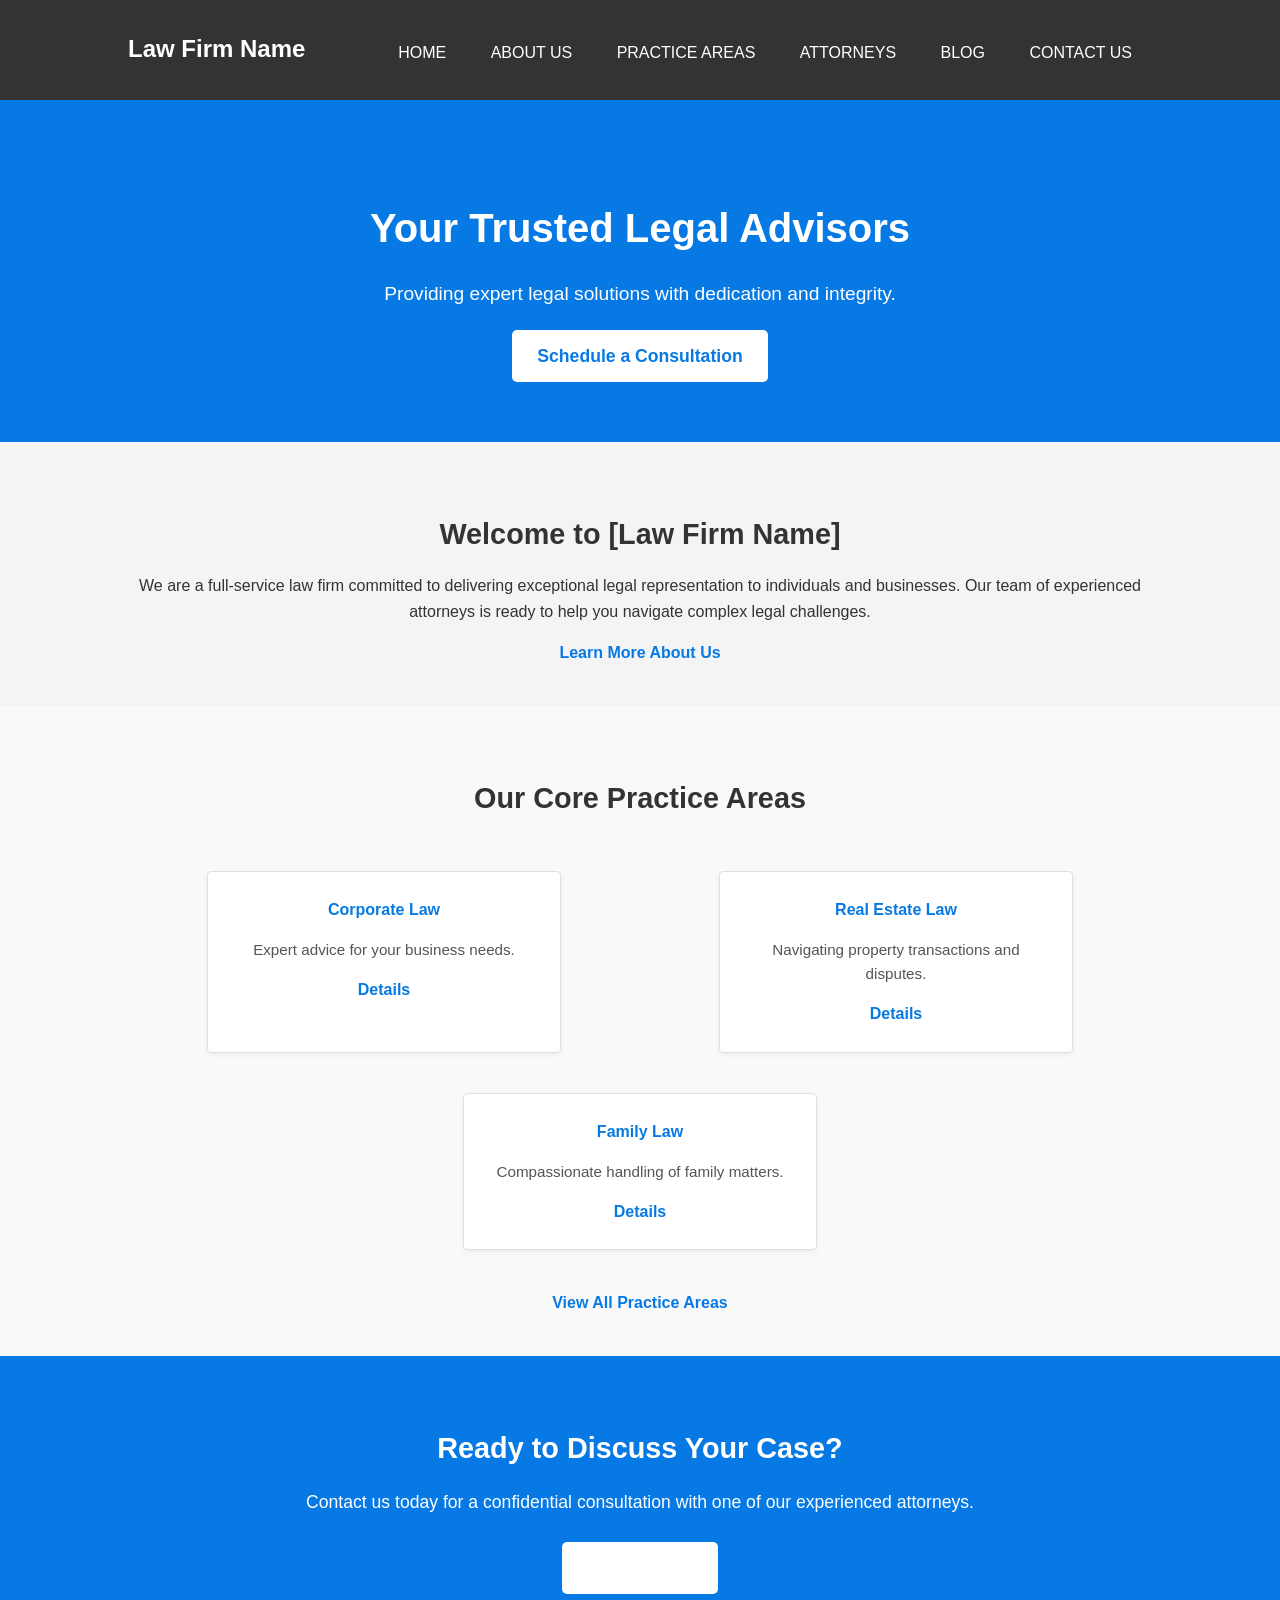
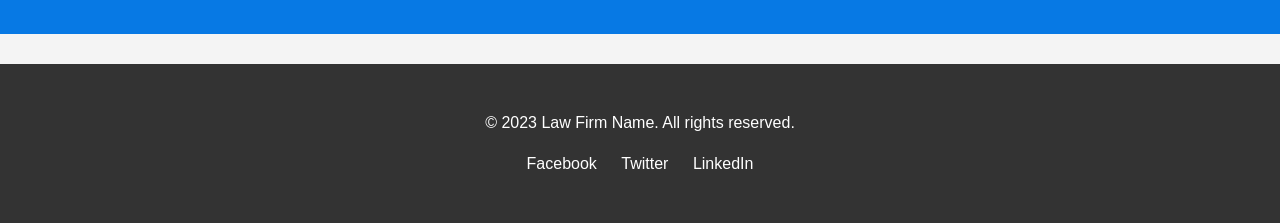
<file: index.html>
<!DOCTYPE html>
<html lang="en">
<head>
    <meta charset="UTF-8">
    <meta name="viewport" content="width=device-width, initial-scale=1.0">
    <title>Law Firm Name</title>
    <link rel="stylesheet" href="style.css">
</head>
<body>
    <header>
        <div class="container">
            <h1 class="logo">Law Firm Name</h1>
            <nav>
                <ul>
                    <li><a href="index.html">Home</a></li>
                    <li><a href="about.html">About Us</a></li>
                    <li><a href="practice-areas.html">Practice Areas</a></li>
                    <li><a href="attorneys.html">Attorneys</a></li>
                    <li><a href="blog.html">Blog</a></li>
                    <li><a href="contact.html">Contact Us</a></li>
                </ul>
            </nav>
        </div>
    </header>

    <main>
        <section id="hero" class="hero" style="background: #0779e4; color: white; padding: 60px 0; text-align: center;">
            <div class="container">
                <h2>Your Trusted Legal Advisors</h2>
                <p>Providing expert legal solutions with dedication and integrity.</p>
                <!-- The button ID is changed to trigger the modal specifically for contact form -->
                <a href="#" id="openContactModalBtn" class="cta-button">Schedule a Consultation</a>
            </div>
        </section>

        <section id="home-about" style="padding: 40px 0;">
            <div class="container section-container">
                <h3>Welcome to [Law Firm Name]</h3>
                <p>We are a full-service law firm committed to delivering exceptional legal representation to individuals and businesses. Our team of experienced attorneys is ready to help you navigate complex legal challenges.</p>
                <a href="about.html" class="learn-more-link">Learn More About Us</a>
            </div>
        </section>

        <section id="home-practice-areas" style="background: #f9f9f9; padding: 40px 0;">
            <div class="container section-container">
                <h3 style="text-align: center; margin-bottom: 30px;">Our Core Practice Areas</h3>
                <div style="display: flex; justify-content: space-around; flex-wrap: wrap;">
                    <div class="home-area-item">
                        <h4>Corporate Law</h4>
                        <p>Expert advice for your business needs.</p>
                        <a href="practice-areas.html#corporate-law">Details</a>
                    </div>
                    <div class="home-area-item">
                        <h4>Real Estate Law</h4>
                        <p>Navigating property transactions and disputes.</p>
                        <a href="practice-areas.html#real-estate-law">Details</a>
                    </div>
                    <div class="home-area-item">
                        <h4>Family Law</h4>
                        <p>Compassionate handling of family matters.</p>
                        <a href="practice-areas.html#family-law">Details</a>
                    </div>
                </div>
                <div style="text-align: center; margin-top: 20px;">
                     <a href="practice-areas.html" class="learn-more-link">View All Practice Areas</a>
                </div>
            </div>
        </section>

        <section id="home-cta" style="padding: 40px 0;">
            <div class="container section-container">
                <h3>Ready to Discuss Your Case?</h3>
                <p>Contact us today for a confidential consultation with one of our experienced attorneys.</p>
                <a href="contact.html" class="cta-button">Get In Touch</a>
            </div>
        </section>
    </main>

    <footer>
        <div class="container">
            <p>&copy; 2023 Law Firm Name. All rights reserved.</p>
            <ul class="social-media">
                <li><a href="#">Facebook</a></li>
                <li><a href="#">Twitter</a></li>
                <li><a href="#">LinkedIn</a></li>
            </ul>
        </div>
    </footer>

    <!-- Contact Form Modal -->
    <div id="contactFormModal" class="modal">
        <div class="modal-content">
            <span class="close-modal" id="closeContactModalBtn">&times;</span>
            <h3>Schedule a Consultation</h3>
            <p>Please fill out the form below, and we'll get back to you shortly.</p>
            <form id="modalContactForm">
                <div>
                    <label for="modal-name">Name:</label>
                    <input type="text" id="modal-name" name="name" required>
                </div>
                <div>
                    <label for="modal-email">Email:</label>
                    <input type="email" id="modal-email" name="email" required>
                </div>
                <div>
                    <label for="modal-phone">Phone (Optional):</label>
                    <input type="tel" id="modal-phone" name="phone">
                </div>
                <div>
                    <label for="modal-subject">Subject:</label>
                    <input type="text" id="modal-subject" name="subject" required>
                </div>
                <div>
                    <label for="modal-message">Brief description of your legal matter:</label>
                    <textarea id="modal-message" name="message" rows="4" required></textarea>
                </div>
                <button type="submit">Send Request</button>
            </form>
        </div>
    </div>

    <script src="script.js"></script>
</body>
</html>
</file>
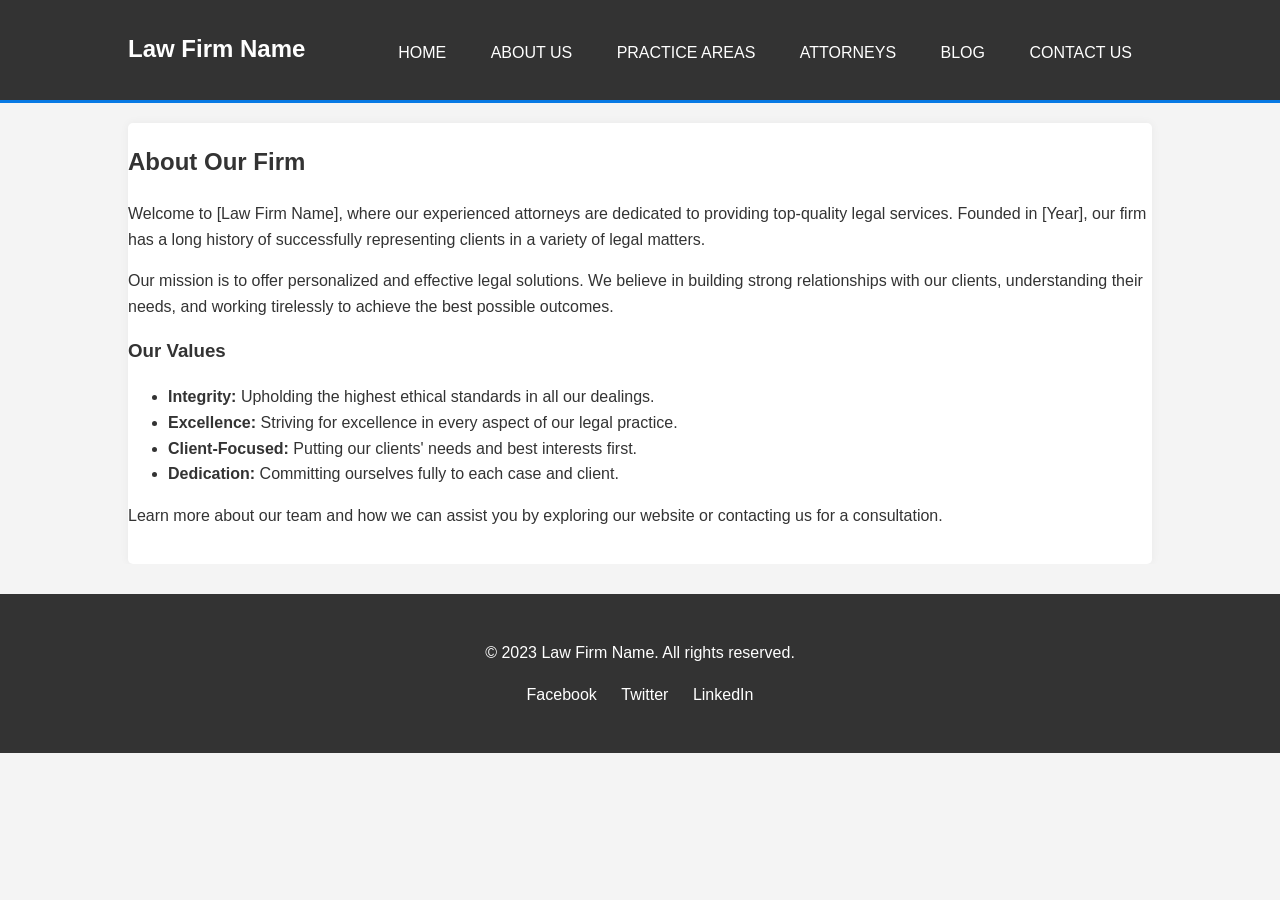
<file: about.html>
<!DOCTYPE html>
<html lang="en">
<head>
    <meta charset="UTF-8">
    <meta name="viewport" content="width=device-width, initial-scale=1.0">
    <title>About Us - Law Firm Name</title>
    <link rel="stylesheet" href="style.css">
</head>
<body>
    <header>
        <div class="container">
            <h1 class="logo">Law Firm Name</h1>
            <nav>
                <ul>
                    <li><a href="index.html">Home</a></li>
                    <li><a href="about.html">About Us</a></li>
                    <li><a href="practice-areas.html">Practice Areas</a></li>
                    <li><a href="attorneys.html">Attorneys</a></li>
                    <li><a href="blog.html">Blog</a></li>
                    <li><a href="contact.html">Contact Us</a></li>
                </ul>
            </nav>
        </div>
    </header>

    <main>
        <div class="container">
            <section id="about-us-content" style="padding: 20px 0;">
                <h2>About Our Firm</h2>
                <p>Welcome to [Law Firm Name], where our experienced attorneys are dedicated to providing top-quality legal services. Founded in [Year], our firm has a long history of successfully representing clients in a variety of legal matters.</p>
                <p>Our mission is to offer personalized and effective legal solutions. We believe in building strong relationships with our clients, understanding their needs, and working tirelessly to achieve the best possible outcomes.</p>
                <h3>Our Values</h3>
                <ul>
                    <li><strong>Integrity:</strong> Upholding the highest ethical standards in all our dealings.</li>
                    <li><strong>Excellence:</strong> Striving for excellence in every aspect of our legal practice.</li>
                    <li><strong>Client-Focused:</strong> Putting our clients' needs and best interests first.</li>
                    <li><strong>Dedication:</strong> Committing ourselves fully to each case and client.</li>
                </ul>
                <p>Learn more about our team and how we can assist you by exploring our website or contacting us for a consultation.</p>
            </section>
        </div>
    </main>

    <footer>
        <div class="container">
            <p>&copy; 2023 Law Firm Name. All rights reserved.</p>
            <ul class="social-media">
                <li><a href="#">Facebook</a></li>
                <li><a href="#">Twitter</a></li>
                <li><a href="#">LinkedIn</a></li>
            </ul>
        </div>
    </footer>

    <script src="script.js"></script>
</body>
</html>
</file>
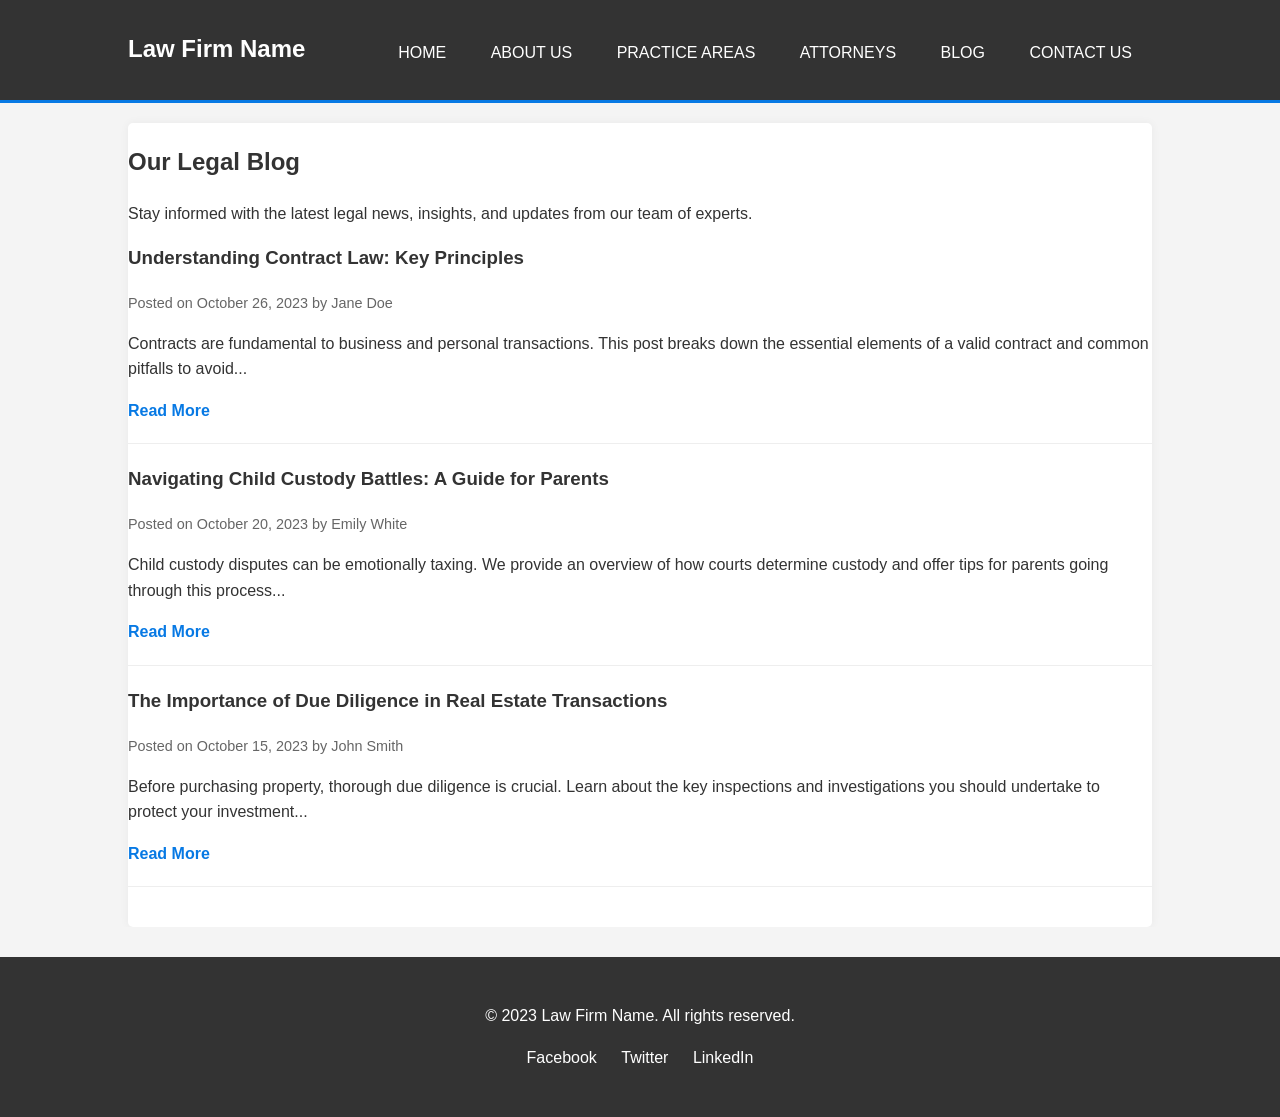
<file: blog.html>
<!DOCTYPE html>
<html lang="en">
<head>
    <meta charset="UTF-8">
    <meta name="viewport" content="width=device-width, initial-scale=1.0">
    <title>Blog - Law Firm Name</title>
    <link rel="stylesheet" href="style.css">
</head>
<body>
    <header>
        <div class="container">
            <h1 class="logo">Law Firm Name</h1>
            <nav>
                <ul>
                    <li><a href="index.html">Home</a></li>
                    <li><a href="about.html">About Us</a></li>
                    <li><a href="practice-areas.html">Practice Areas</a></li>
                    <li><a href="attorneys.html">Attorneys</a></li>
                    <li><a href="blog.html">Blog</a></li>
                    <li><a href="contact.html">Contact Us</a></li>
                </ul>
            </nav>
        </div>
    </header>

    <main>
        <div class="container">
            <section id="blog-content" style="padding: 20px 0;">
                <h2>Our Legal Blog</h2>
                <p>Stay informed with the latest legal news, insights, and updates from our team of experts.</p>

                <article class="blog-post" style="border-bottom: 1px solid #eee; padding-bottom: 20px; margin-bottom: 20px;">
                    <h3>Understanding Contract Law: Key Principles</h3>
                    <p class="post-meta">Posted on October 26, 2023 by Jane Doe</p>
                    <p>Contracts are fundamental to business and personal transactions. This post breaks down the essential elements of a valid contract and common pitfalls to avoid...</p>
                    <a href="blog/understanding-contract-law.html">Read More</a>
                </article>

                <article class="blog-post" style="border-bottom: 1px solid #eee; padding-bottom: 20px; margin-bottom: 20px;">
                    <h3>Navigating Child Custody Battles: A Guide for Parents</h3>
                    <p class="post-meta">Posted on October 20, 2023 by Emily White</p>
                    <p>Child custody disputes can be emotionally taxing. We provide an overview of how courts determine custody and offer tips for parents going through this process...</p>
                    <a href="blog/navigating-child-custody.html">Read More</a>
                </article>

                <article class="blog-post" style="border-bottom: 1px solid #eee; padding-bottom: 20px; margin-bottom: 20px;">
                    <h3>The Importance of Due Diligence in Real Estate Transactions</h3>
                    <p class="post-meta">Posted on October 15, 2023 by John Smith</p>
                    <p>Before purchasing property, thorough due diligence is crucial. Learn about the key inspections and investigations you should undertake to protect your investment...</p>
                    <a href="blog/real-estate-due-diligence.html">Read More</a>
                </article>

                <!-- Add more blog post summaries as needed -->

            </section>
        </div>
    </main>

    <footer>
        <div class="container">
            <p>&copy; 2023 Law Firm Name. All rights reserved.</p>
            <ul class="social-media">
                <li><a href="#">Facebook</a></li>
                <li><a href="#">Twitter</a></li>
                <li><a href="#">LinkedIn</a></li>
            </ul>
        </div>
    </footer>

    <script src="script.js"></script>
</body>
</html>
</file>
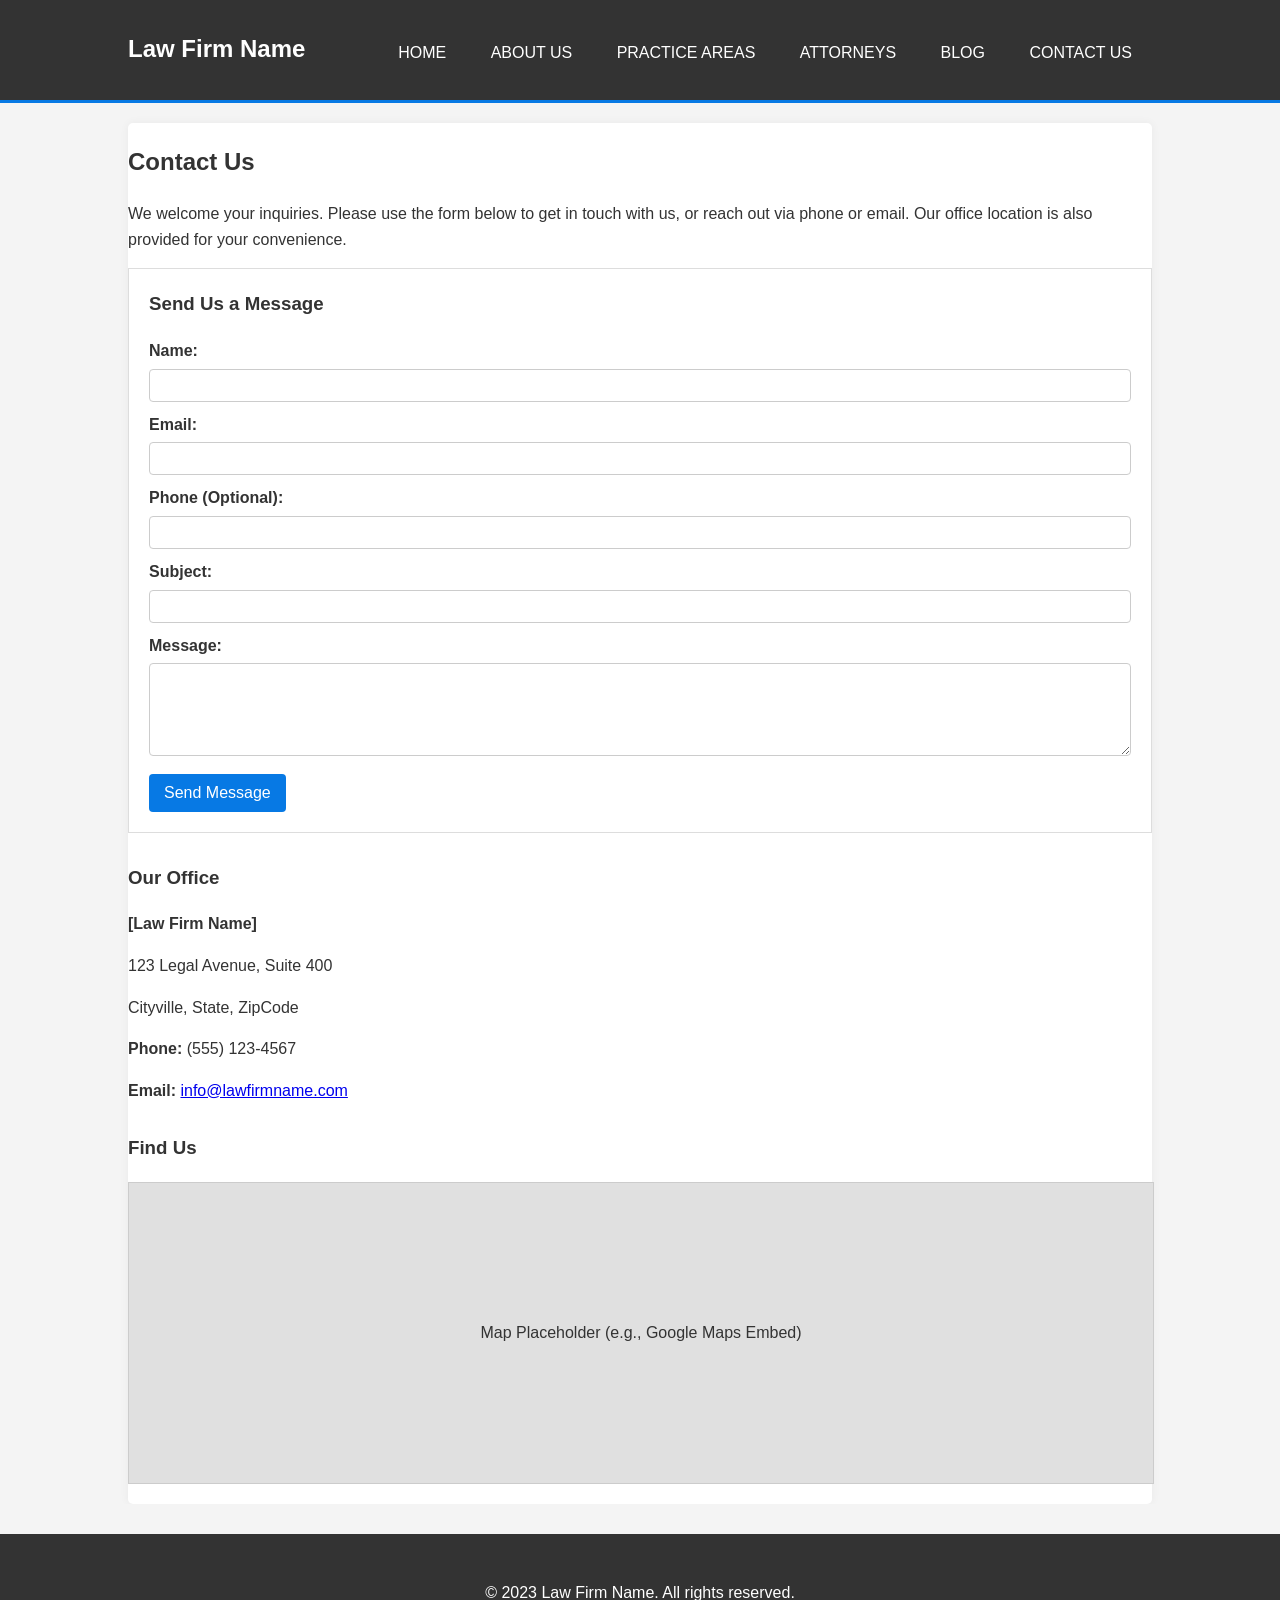
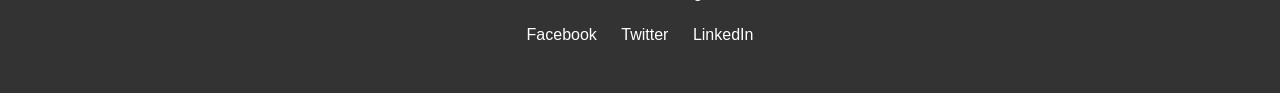
<file: contact.html>
<!DOCTYPE html>
<html lang="en">
<head>
    <meta charset="UTF-8">
    <meta name="viewport" content="width=device-width, initial-scale=1.0">
    <title>Contact Us - Law Firm Name</title>
    <link rel="stylesheet" href="style.css">
</head>
<body>
    <header>
        <div class="container">
            <h1 class="logo">Law Firm Name</h1>
            <nav>
                <ul>
                    <li><a href="index.html">Home</a></li>
                    <li><a href="about.html">About Us</a></li>
                    <li><a href="practice-areas.html">Practice Areas</a></li>
                    <li><a href="attorneys.html">Attorneys</a></li>
                    <li><a href="blog.html">Blog</a></li>
                    <li><a href="contact.html">Contact Us</a></li>
                </ul>
            </nav>
        </div>
    </header>

    <main>
        <div class="container">
            <section id="contact-content" style="padding: 20px 0;">
                <h2>Contact Us</h2>
                <p>We welcome your inquiries. Please use the form below to get in touch with us, or reach out via phone or email. Our office location is also provided for your convenience.</p>

                <div id="contact-form-container" style="margin-bottom: 30px; background-color: #fff; padding: 20px; border: 1px solid #ddd;">
                    <h3>Send Us a Message</h3>
                    <form id="contactForm">
                        <div>
                            <label for="name">Name:</label>
                            <input type="text" id="name" name="name" required style="width: 100%; padding: 8px; margin-bottom: 10px; border: 1px solid #ccc;">
                        </div>
                        <div>
                            <label for="email">Email:</label>
                            <input type="email" id="email" name="email" required style="width: 100%; padding: 8px; margin-bottom: 10px; border: 1px solid #ccc;">
                        </div>
                        <div>
                            <label for="phone">Phone (Optional):</label>
                            <input type="tel" id="phone" name="phone" style="width: 100%; padding: 8px; margin-bottom: 10px; border: 1px solid #ccc;">
                        </div>
                        <div>
                            <label for="subject">Subject:</label>
                            <input type="text" id="subject" name="subject" required style="width: 100%; padding: 8px; margin-bottom: 10px; border: 1px solid #ccc;">
                        </div>
                        <div>
                            <label for="message">Message:</label>
                            <textarea id="message" name="message" rows="5" required style="width: 100%; padding: 8px; margin-bottom: 10px; border: 1px solid #ccc;"></textarea>
                        </div>
                        <button type="submit" style="background: #0779e4; color: white; padding: 10px 15px; border: none; cursor: pointer;">Send Message</button>
                    </form>
                </div>

                <div id="contact-details" style="margin-bottom: 30px;">
                    <h3>Our Office</h3>
                    <p><strong>[Law Firm Name]</strong></p>
                    <p>123 Legal Avenue, Suite 400</p>
                    <p>Cityville, State, ZipCode</p>
                    <p><strong>Phone:</strong> (555) 123-4567</p>
                    <p><strong>Email:</strong> <a href="mailto:info@lawfirmname.com">info@lawfirmname.com</a></p>
                </div>

                <div id="map-container">
                    <h3>Find Us</h3>
                    <!-- Placeholder for Google Maps or other map embed -->
                    <div style="width: 100%; height: 300px; background-color: #e0e0e0; text-align: center; line-height: 300px; border: 1px solid #ccc;">
                        Map Placeholder (e.g., Google Maps Embed)
                    </div>
                </div>
            </section>
        </div>
    </main>

    <footer>
        <div class="container">
            <p>&copy; 2023 Law Firm Name. All rights reserved.</p>
            <ul class="social-media">
                <li><a href="#">Facebook</a></li>
                <li><a href="#">Twitter</a></li>
                <li><a href="#">LinkedIn</a></li>
            </ul>
        </div>
    </footer>

    <script src="script.js"></script>
    <script>
        // Basic form submission handler (for demonstration)
        document.getElementById('contactForm')?.addEventListener('submit', function(e) {
            e.preventDefault();
            alert('Thank you for your message! We will get back to you soon.');
            // In a real application, you would send this data to a server.
            this.reset();
        });
    </script>
</body>
</html>
</file>
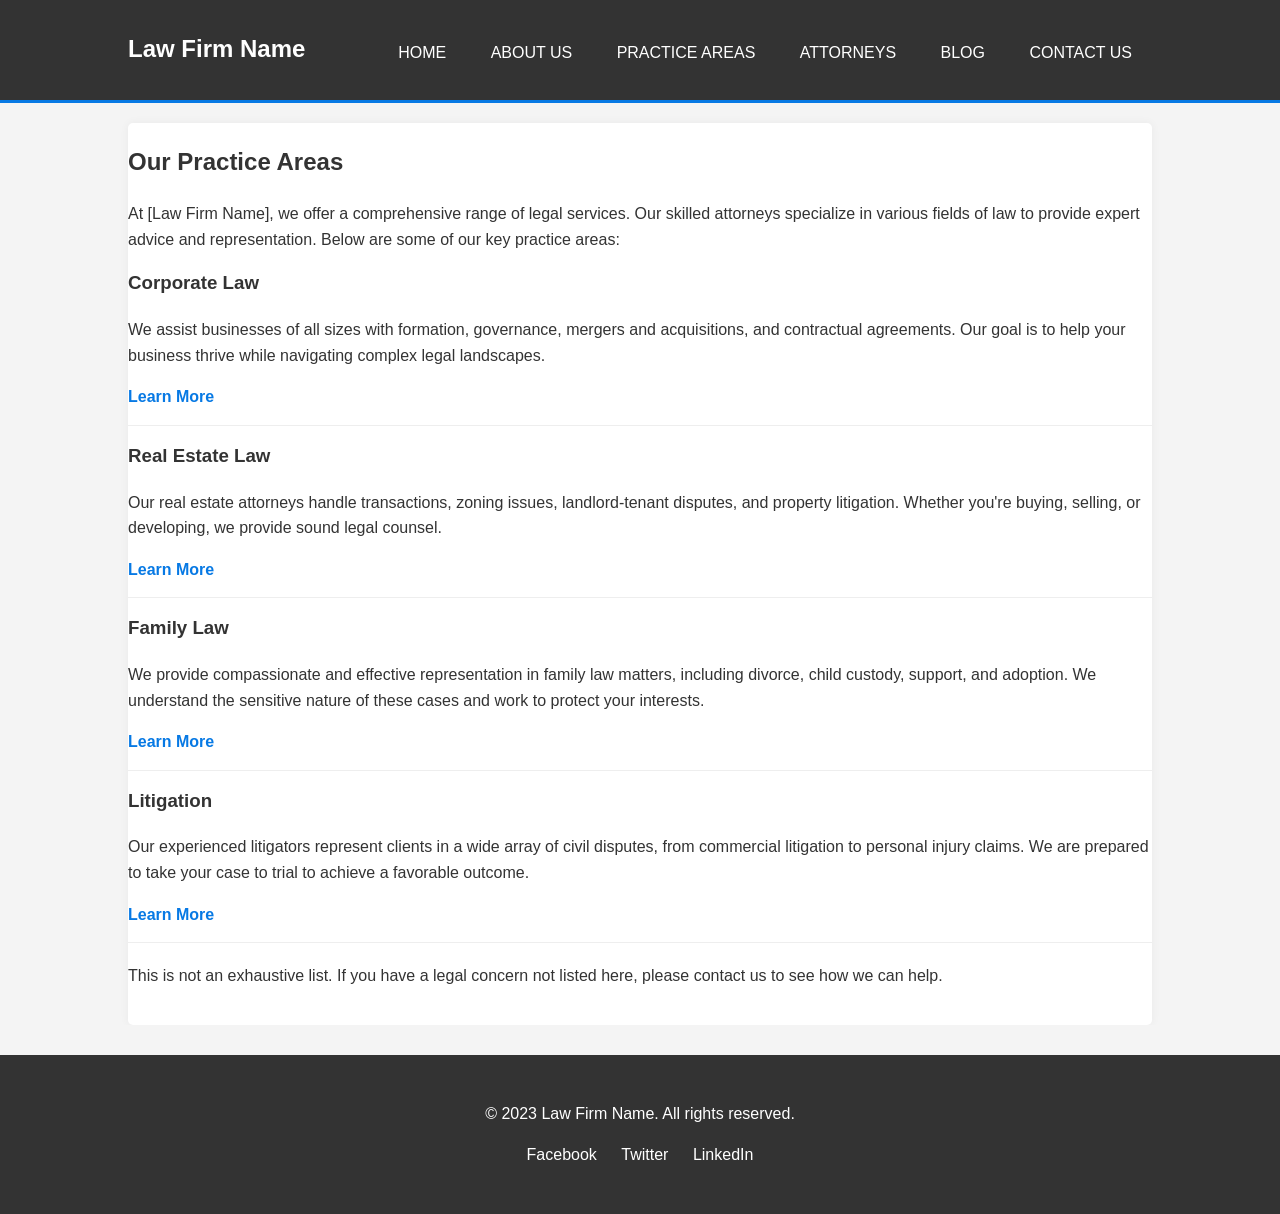
<file: practice-areas.html>
<!DOCTYPE html>
<html lang="en">
<head>
    <meta charset="UTF-8">
    <meta name="viewport" content="width=device-width, initial-scale=1.0">
    <title>Practice Areas - Law Firm Name</title>
    <link rel="stylesheet" href="style.css">
</head>
<body>
    <header>
        <div class="container">
            <h1 class="logo">Law Firm Name</h1>
            <nav>
                <ul>
                    <li><a href="index.html">Home</a></li>
                    <li><a href="about.html">About Us</a></li>
                    <li><a href="practice-areas.html">Practice Areas</a></li>
                    <li><a href="attorneys.html">Attorneys</a></li>
                    <li><a href="blog.html">Blog</a></li>
                    <li><a href="contact.html">Contact Us</a></li>
                </ul>
            </nav>
        </div>
    </header>

    <main>
        <div class="container">
            <section id="practice-areas-content" style="padding: 20px 0;">
                <h2>Our Practice Areas</h2>
                <p>At [Law Firm Name], we offer a comprehensive range of legal services. Our skilled attorneys specialize in various fields of law to provide expert advice and representation. Below are some of our key practice areas:</p>

                <div class="practice-area">
                    <h3>Corporate Law</h3>
                    <p>We assist businesses of all sizes with formation, governance, mergers and acquisitions, and contractual agreements. Our goal is to help your business thrive while navigating complex legal landscapes.</p>
                    <a href="practice-areas/corporate-law.html">Learn More</a>
                </div>

                <div class="practice-area">
                    <h3>Real Estate Law</h3>
                    <p>Our real estate attorneys handle transactions, zoning issues, landlord-tenant disputes, and property litigation. Whether you're buying, selling, or developing, we provide sound legal counsel.</p>
                    <a href="practice-areas/real-estate-law.html">Learn More</a>
                </div>

                <div class="practice-area">
                    <h3>Family Law</h3>
                    <p>We provide compassionate and effective representation in family law matters, including divorce, child custody, support, and adoption. We understand the sensitive nature of these cases and work to protect your interests.</p>
                    <a href="practice-areas/family-law.html">Learn More</a>
                </div>

                <div class="practice-area">
                    <h3>Litigation</h3>
                    <p>Our experienced litigators represent clients in a wide array of civil disputes, from commercial litigation to personal injury claims. We are prepared to take your case to trial to achieve a favorable outcome.</p>
                    <a href="practice-areas/litigation.html">Learn More</a>
                </div>

                <p style="margin-top: 20px;">This is not an exhaustive list. If you have a legal concern not listed here, please contact us to see how we can help.</p>
            </section>
        </div>
    </main>

    <footer>
        <div class="container">
            <p>&copy; 2023 Law Firm Name. All rights reserved.</p>
            <ul class="social-media">
                <li><a href="#">Facebook</a></li>
                <li><a href="#">Twitter</a></li>
                <li><a href="#">LinkedIn</a></li>
            </ul>
        </div>
    </footer>

    <script src="script.js"></script>
</body>
</html>
</file>
<file: style.css>
/* General Styles */
body {
    font-family: 'Arial', sans-serif;
    line-height: 1.6;
    margin: 0;
    padding: 0;
    background-color: #f4f4f4;
    color: #333;
}

.container {
    width: 80%;
    margin: auto;
    overflow: hidden;
    padding: 0 20px;
}

/* Header */
header {
    background: #333;
    color: #fff;
    padding-top: 30px;
    min-height: 70px;
    border-bottom: #0779e4 3px solid;
}

header a {
    color: #fff;
    text-decoration: none;
    text-transform: uppercase;
    font-size: 16px;
}

header ul {
    padding: 0;
    margin: 0;
    list-style: none;
    float: right;
}

header li {
    display: inline;
    padding: 0 20px 0 20px;
}

header .logo {
    float: left;
    margin: 0;
    font-size: 24px;
}

header nav {
    margin-top: 10px;
}

/* Footer */
footer {
    background: #333;
    color: #fff;
    text-align: center;
    padding: 30px 0;
    margin-top: 30px;
}

footer .social-media {
    list-style: none;
    padding: 0;
}

footer .social-media li {
    display: inline;
    padding: 0 10px;
}

footer .social-media a {
    color: #fff;
    text-decoration: none;
}

/* Responsive Design */
@media(max-width: 768px){
    header .logo,
    header nav,
    header .logo,
    header nav,
    header nav ul {
        float: none;
        text-align: center;
        width: 100%;
    }

    header nav ul {
        padding-top: 10px; /* Reduced padding */
    }

    header nav li {
        display: block; /* Ensure li takes full width for centering text */
        padding: 8px 0; /* Adjusted padding */
        text-align: center;
    }
     header nav li a {
        display: block; /* Make the link fill the li for easier clicking */
    }

    .container {
        width: 90%; /* Slightly increased width for better content flow on small screens */
        padding: 0 15px; /* Adjusted padding */
    }

    /* Home page specific responsive adjustments */
    #home-practice-areas .home-area-item {
        flex-basis: 100%; /* Stack practice items on small screens */
        margin-bottom: 15px;
    }

    #hero h2 {
        font-size: 1.8em;
    }
    #hero p {
        font-size: 1em;
    }
}

/* Additional Styles for Content Pages */
main .container section {
    background-color: #fff;
    padding: 25px;
    margin-top: 20px;
    border-radius: 5px;
    box-shadow: 0 0 10px rgba(0,0,0,0.05);
}

main .container section h2, main .container section h3 {
    color: #333;
    margin-top: 0;
}

/* Practice Areas Page */
.practice-area {
    border-bottom: 1px solid #eee;
    padding-bottom: 15px;
    margin-bottom: 15px;
}
.practice-area:last-child {
    border-bottom: none;
}
.practice-area h3 {
    color: #0779e4;
}
.practice-area a {
    color: #0779e4;
    text-decoration: none;
    font-weight: bold;
}

/* Attorneys Page */
.attorney-profile {
    border: 1px solid #ddd;
    padding: 20px;
    margin-bottom: 20px;
    background-color: #f9f9f9;
    border-radius: 4px;
    overflow: hidden; /* To contain floats */
}
.attorney-profile img {
    width: 120px; /* Slightly smaller image */
    height: auto;
    float: left;
    margin-right: 25px;
    border-radius: 50%; /* Circular images */
}
.attorney-profile h3 {
    color: #0779e4;
    margin-top: 0;
}
.attorney-profile a {
    color: #0779e4;
    text-decoration: none;
    font-weight: bold;
    display: inline-block;
    margin-top: 10px;
}

/* Blog Page */
.blog-post {
    border-bottom: 1px dashed #ccc;
    padding-bottom: 20px;
    margin-bottom: 20px;
}
.blog-post:last-child {
    border-bottom: none;
}
.blog-post h3 {
    color: #0779e4;
}
.blog-post .post-meta {
    font-size: 0.9em;
    color: #666;
    margin-bottom: 10px;
}
.blog-post a {
    color: #0779e4;
    text-decoration: none;
    font-weight: bold;
}

/* Contact Page */
#contact-form-container label {
    display: block;
    margin-bottom: 5px;
    font-weight: bold;
}
#contact-form-container input[type="text"],
#contact-form-container input[type="email"],
#contact-form-container input[type="tel"],
#contact-form-container textarea {
    width: calc(100% - 18px); /* Account for padding */
    padding: 10px;
    margin-bottom: 15px;
    border: 1px solid #ccc;
    border-radius: 4px;
    box-sizing: border-box; /* Important for width calculation */
}
#contact-form-container button[type="submit"] {
    background: #0779e4;
    color: white;
    padding: 12px 20px;
    border: none;
    cursor: pointer;
    border-radius: 4px;
    font-size: 16px;
}
#contact-form-container button[type="submit"]:hover {
    background: #055aab;
}

#contact-details p {
    margin-bottom: 8px;
}
#contact-details strong {
    color: #333;
}

/* Hero Section on Home Page */
#hero {
    background: #0779e4;
    color: white;
    padding: 70px 0;
    text-align: center;
}
#hero h2 {
    font-size: 2.5em;
    margin-bottom: 10px;
}
#hero p {
    font-size: 1.2em;
    margin-bottom: 20px;
}
#hero a { /* This was the contact button, now styled more generally */
    background: #fff;
    color: #0779e4;
    padding: 12px 25px;
    text-decoration: none;
    border-radius: 5px;
    font-weight: bold;
    font-size: 1.1em;
    transition: background-color 0.3s ease, color 0.3s ease;
}
#hero a:hover {
    background-color: #f0f0f0;
    color: #055aab;
}


/* Home Page - About Snippet */
#home-about {
    padding: 50px 0;
    text-align: center;
}
#home-about h3 {
    font-size: 1.8em;
    margin-bottom: 15px;
    color: #333;
}

/* Home Page - Practice Areas Snippet */
#home-practice-areas {
    background: #f9f9f9; /* Lighter background for differentiation */
    padding: 50px 0;
}
#home-practice-areas h3 {
    text-align: center;
    margin-bottom: 35px;
    font-size: 1.8em;
    color: #333;
}
.home-area-item {
    flex-basis: calc(33.333% - 40px); /* Adjust for gap, assuming 20px gap on each side */
    margin: 20px;
    background: #fff;
    padding: 25px;
    border: 1px solid #e0e0e0;
    text-align: center;
    box-shadow: 0 2px 5px rgba(0,0,0,0.05);
    border-radius: 4px;
    transition: transform 0.3s ease, box-shadow 0.3s ease;
}
.home-area-item:hover {
    transform: translateY(-5px);
    box-shadow: 0 4px 10px rgba(0,0,0,0.1);
}
.home-area-item h4 {
    color: #0779e4;
    margin-top: 0;
    margin-bottom: 10px;
}
.home-area-item p {
    font-size: 0.95em;
    color: #555;
    margin-bottom: 15px;
}
.home-area-item a {
    color: #0779e4;
    text-decoration: none;
    font-weight: bold;
}


/* Home Page - Call to Action */
#home-cta {
    padding: 50px 0;
    text-align: center;
    background-color: #0779e4; /* Match hero for strong CTA */
    color: #fff;
}
#home-cta h3 {
    font-size: 1.8em;
    margin-bottom: 15px;
}
#home-cta p {
    margin-bottom: 25px;
    font-size: 1.1em;
}
#home-cta a { /* Style for the button in CTA */
    background: #fff;
    color: #0779e4;
    padding: 12px 25px;
    text-decoration: none;
    border-radius: 5px;
    font-weight: bold;
    font-size: 1.1em;
    transition: background-color 0.3s ease, color 0.3s ease;
}
#home-cta a:hover {
    background-color: #f0f0f0;
    color: #055aab;
}

/* Utility class for clearing floats */
.clearfix::after {
    content: "";
    clear: both;
    display: table;
}

/* Adding styling for the contact form modal (basic) */
.modal {
    display: none; /* Hidden by default */
    position: fixed; /* Stay in place */
    z-index: 1000; /* Sit on top */
    left: 0;
    top: 0;
    width: 100%; /* Full width */
    height: 100%; /* Full height */
    overflow: auto; /* Enable scroll if needed */
    background-color: rgb(0,0,0); /* Fallback color */
    background-color: rgba(0,0,0,0.4); /* Black w/ opacity */
    padding-top: 60px;
}

.modal-content {
    background-color: #fefefe;
    margin: 5% auto; /* 5% from the top and centered */
    padding: 20px;
    border: 1px solid #888;
    width: 60%; /* Could be more or less, depending on screen size */
    border-radius: 5px;
    position: relative;
    box-shadow: 0 5px 15px rgba(0,0,0,0.3);
    animation: fadeInModal 0.3s ease-out;
}

@keyframes fadeInModal {
    from {opacity: 0; transform: translateY(-20px);}
    to {opacity: 1; transform: translateY(0);}
}

.close-modal {
    color: #aaa;
    float: right;
    font-size: 28px;
    font-weight: bold;
    position: absolute;
    top: 15px; /* Adjusted for better spacing */
    right: 25px; /* Adjusted for better spacing */
}

.close-modal:hover,
.close-modal:focus {
    color: #333; /* Darker on hover */
    text-decoration: none;
    cursor: pointer;
}

/* Modal Form Styling */
#contactFormModal form label {
    display: block;
    margin-top: 10px;
    margin-bottom: 5px;
    font-weight: bold;
    color: #555;
}

#contactFormModal form input[type="text"],
#contactFormModal form input[type="email"],
#contactFormModal form input[type="tel"],
#contactFormModal form textarea {
    width: calc(100% - 22px); /* Full width minus padding */
    padding: 10px;
    margin-bottom: 10px;
    border: 1px solid #ccc;
    border-radius: 4px;
    box-sizing: border-box;
    font-size: 1em;
}

#contactFormModal form textarea {
    resize: vertical; /* Allow vertical resizing */
}

#contactFormModal form button[type="submit"] {
    background-color: #0779e4;
    color: white;
    padding: 12px 20px;
    border: none;
    border-radius: 4px;
    cursor: pointer;
    font-size: 1em;
    transition: background-color 0.3s ease;
    margin-top: 10px;
}

#contactFormModal form button[type="submit"]:hover {
    background-color: #055aab;
}

#contactFormModal h3 {
    color: #0779e4;
    margin-top: 0;
    margin-bottom: 10px;
}
#contactFormModal p {
    margin-bottom: 15px;
    color: #666;
}

/* General link styling improvement */
a.learn-more-link {
    color: #0779e4;
    text-decoration: none;
    font-weight: bold;
    transition: color 0.3s ease;
}
a.learn-more-link:hover {
    color: #055aab;
    text-decoration: underline;
}

/* General CTA button styling */
.cta-button {
    background: #0779e4;
    color: white !important; /* Important to override other link styles if needed */
    padding: 12px 25px;
    text-decoration: none;
    border-radius: 5px;
    font-weight: bold;
    font-size: 1.1em;
    transition: background-color 0.3s ease, color 0.3s ease;
    display: inline-block; /* Ensures padding and margin are respected correctly */
}
.cta-button:hover {
    background-color: #055aab;
    color: #fff !important;
}

/* Hero button specific (if different from general CTA) */
#hero a.cta-button { /* Already styled well, ensure consistency */
    background: #fff;
    color: #0779e4 !important;
}
#hero a.cta-button:hover {
    background-color: #f0f0f0;
    color: #055aab !important;
}


/* Responsive for Modal */
@media (max-width: 768px) {
    .modal-content {
        width: 85%; /* Wider modal on smaller screens */
        margin: 10% auto;
    }
}
</file>
